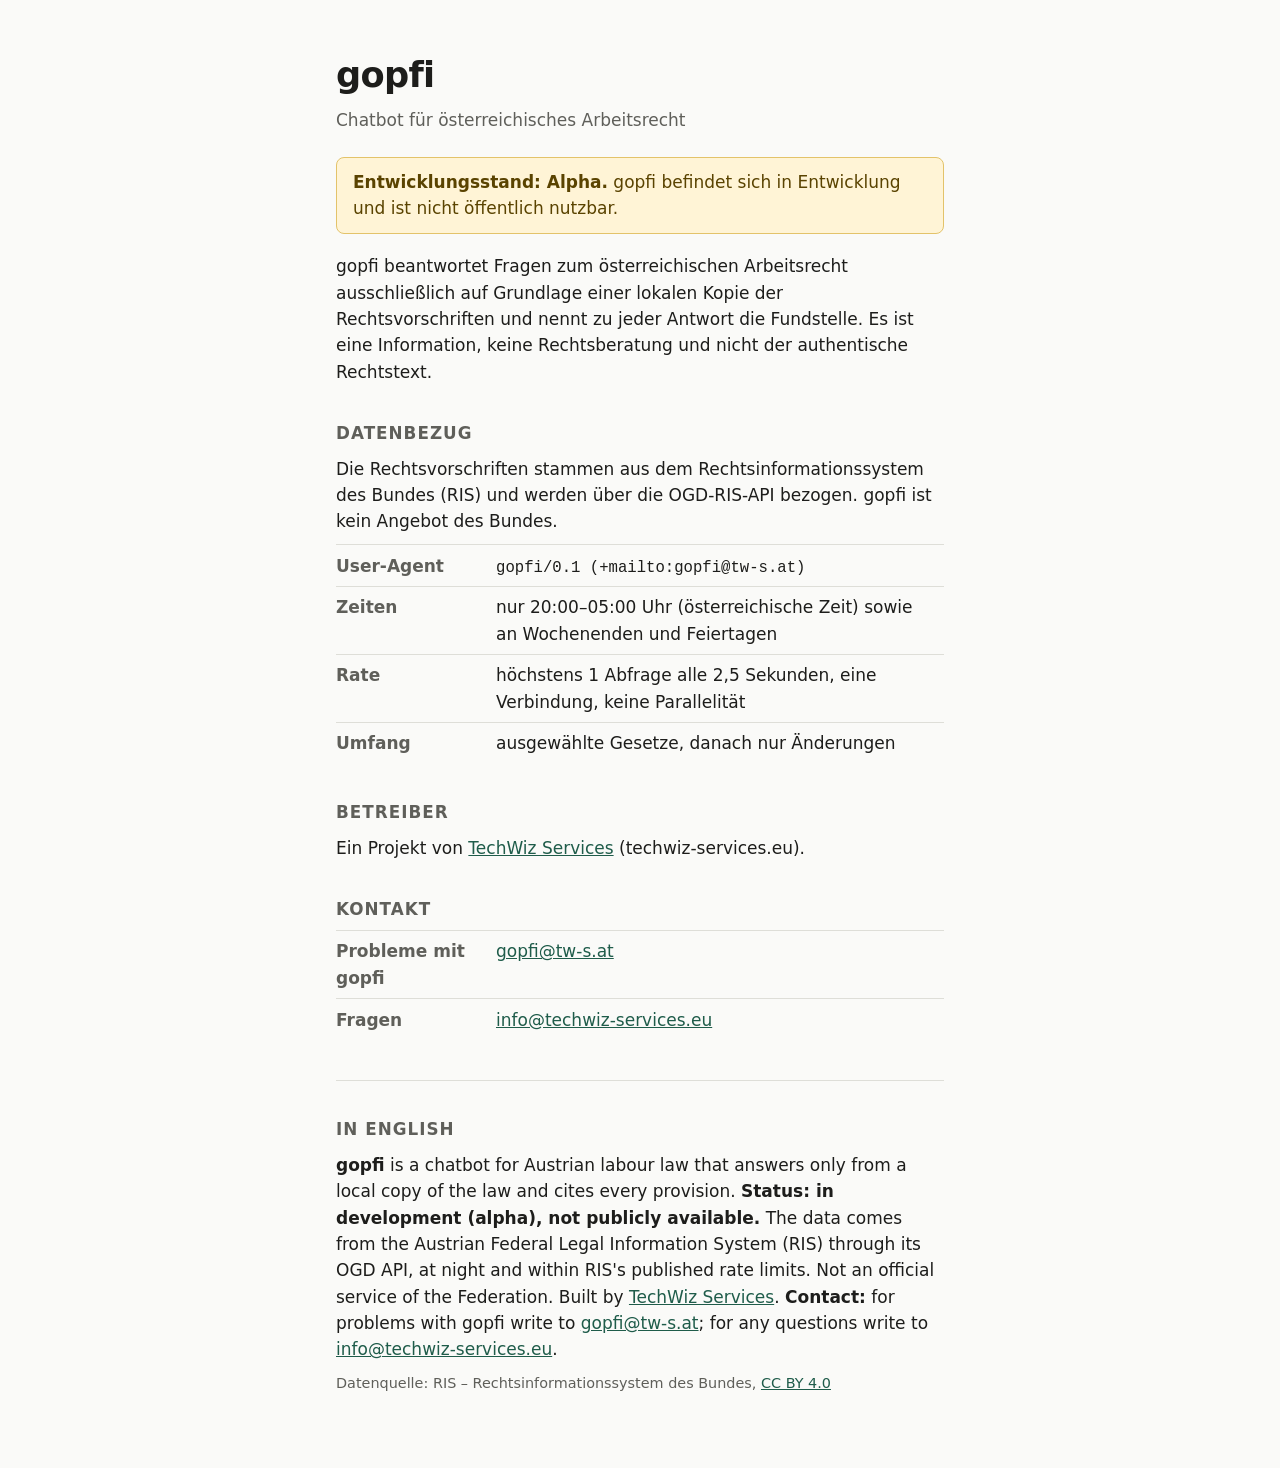
<file: index.html>
<!doctype html>
<html lang="de">
<head>
<meta charset="utf-8">
<meta name="viewport" content="width=device-width, initial-scale=1">
<title>gopfi</title>
<meta name="description" content="gopfi: Chatbot für österreichisches Arbeitsrecht. In Entwicklung (Alpha).">
<style>
  :root {
    --bg: #fafaf8; --fg: #1d1d1b; --muted: #5f5f5a; --line: #deded8;
    --accent: #1f5c4a; --warn-bg: #fff4d6; --warn-line: #e3c36a; --warn-fg: #5a4300;
  }
  @media (prefers-color-scheme: dark) {
    :root {
      --bg: #151614; --fg: #ecece8; --muted: #a2a29a; --line: #2f302c;
      --accent: #7cc4aa; --warn-bg: #2d2610; --warn-line: #7a6525; --warn-fg: #f0dca0;
    }
  }
  * { box-sizing: border-box; }
  body {
    margin: 0; background: var(--bg); color: var(--fg);
    font: 17px/1.55 system-ui, -apple-system, "Segoe UI", Roboto, sans-serif;
  }
  main { max-width: 40rem; margin: 0 auto; padding: 3rem 16px 4rem; }
  h1 { font-size: 2.2rem; margin: 0 0 .25rem; letter-spacing: -.02em; }
  h2 { font-size: 1.05rem; margin: 2.2rem 0 .5rem; text-transform: uppercase; letter-spacing: .06em; color: var(--muted); }
  p { margin: .6rem 0; }
  a { color: var(--accent); }
  .tag { color: var(--muted); margin: 0 0 1.5rem; }
  .notice {
    background: var(--warn-bg); border: 1px solid var(--warn-line); color: var(--warn-fg);
    border-radius: 8px; padding: .7rem 1rem; margin: 1.2rem 0;
  }
  table { border-collapse: collapse; width: 100%; margin: .5rem 0; }
  th, td { text-align: left; vertical-align: top; padding: .45rem .6rem .45rem 0; border-top: 1px solid var(--line); }
  th { width: 10rem; font-weight: 600; color: var(--muted); }
  code { font: .92em ui-monospace, SFMono-Regular, Menlo, Consolas, monospace; overflow-wrap: anywhere; }
  hr { border: 0; border-top: 1px solid var(--line); margin: 2.5rem 0 1.5rem; }
  footer { color: var(--muted); font-size: .9rem; }
</style>
</head>
<body>
<main>
  <h1>gopfi</h1>
  <p class="tag">Chatbot für österreichisches Arbeitsrecht</p>

  <div class="notice"><strong>Entwicklungsstand: Alpha.</strong> gopfi befindet sich in Entwicklung und ist nicht öffentlich nutzbar.</div>

  <p>gopfi beantwortet Fragen zum österreichischen Arbeitsrecht ausschließlich auf Grundlage einer lokalen Kopie der Rechtsvorschriften und nennt zu jeder Antwort die Fundstelle. Es ist eine Information, keine Rechtsberatung und nicht der authentische Rechtstext.</p>

  <h2>Datenbezug</h2>
  <p>Die Rechtsvorschriften stammen aus dem Rechtsinformationssystem des Bundes (RIS) und werden über die OGD-RIS-API bezogen. gopfi ist kein Angebot des Bundes.</p>
  <table>
    <tr><th>User-Agent</th><td><code>gopfi/0.1 (+mailto:gopfi@tw-s.at)</code></td></tr>
    <tr><th>Zeiten</th><td>nur 20:00–05:00 Uhr (österreichische Zeit) sowie an Wochenenden und Feiertagen</td></tr>
    <tr><th>Rate</th><td>höchstens 1 Abfrage alle 2,5 Sekunden, eine Verbindung, keine Parallelität</td></tr>
    <tr><th>Umfang</th><td>ausgewählte Gesetze, danach nur Änderungen</td></tr>
  </table>

  <h2>Betreiber</h2>
  <p>Ein Projekt von <a href="https://techwiz-services.eu">TechWiz Services</a> (techwiz-services.eu).</p>

  <h2>Kontakt</h2>
  <table>
    <tr><th>Probleme mit gopfi</th><td><a href="mailto:gopfi@tw-s.at">gopfi@tw-s.at</a></td></tr>
    <tr><th>Fragen</th><td><a href="mailto:info@techwiz-services.eu">info@techwiz-services.eu</a></td></tr>
  </table>

  <hr>
  <h2>In English</h2>
  <p><strong>gopfi</strong> is a chatbot for Austrian labour law that answers only from a local copy of the law and cites every provision. <strong>Status: in development (alpha), not publicly available.</strong> The data comes from the Austrian Federal Legal Information System (RIS) through its OGD API, at night and within RIS's published rate limits. Not an official service of the Federation. Built by <a href="https://techwiz-services.eu">TechWiz Services</a>. <strong>Contact:</strong> for problems with gopfi write to <a href="mailto:gopfi@tw-s.at">gopfi@tw-s.at</a>; for any questions write to <a href="mailto:info@techwiz-services.eu">info@techwiz-services.eu</a>.</p>

  <footer>
    <p>Datenquelle: RIS – Rechtsinformationssystem des Bundes, <a href="https://creativecommons.org/licenses/by/4.0/deed.de">CC BY 4.0</a></p>
  </footer>
</main>
</body>
</html>
</file>
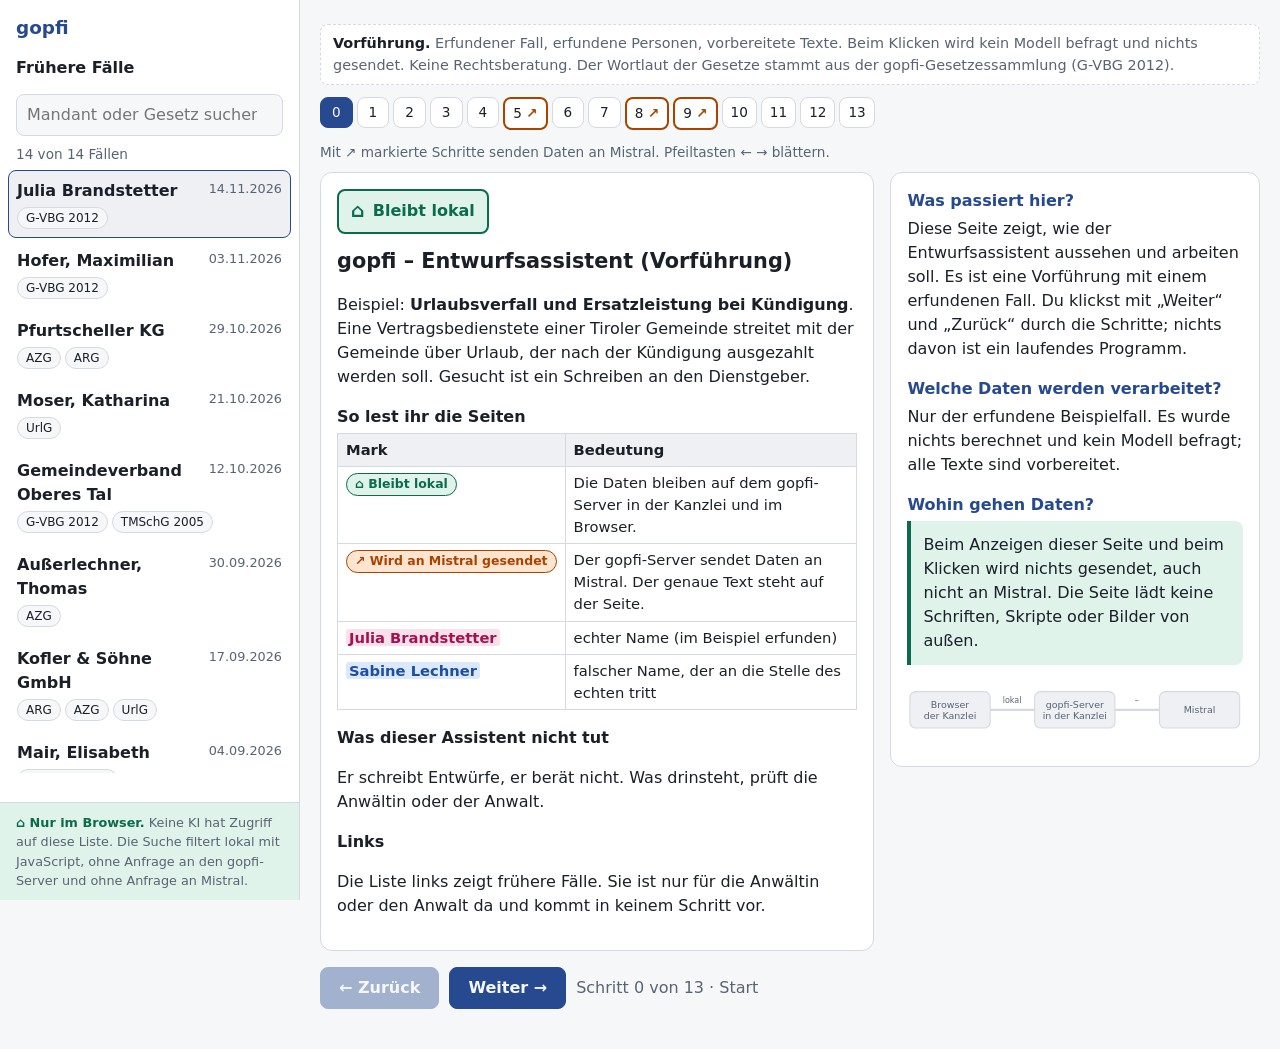
<file: showcase/index.html>
<!doctype html>
<html lang="de">
<head>
<meta charset="utf-8">
<meta name="viewport" content="width=device-width, initial-scale=1">
<meta name="referrer" content="no-referrer">
<meta name="robots" content="noindex, nofollow">
<title>gopfi Showcase</title>
<link rel="stylesheet" href="style.css">
</head>
<body>
<div class="app">
  <aside class="side" id="side" aria-label="Frühere Fälle">
    <div class="brand">gopfi</div>
    <h2>Frühere Fälle</h2>
    <div class="search">
      <input id="q" type="search" placeholder="Mandant oder Gesetz suchen …" aria-label="Fälle durchsuchen" autocomplete="off" spellcheck="false">
    </div>
    <div class="count" id="count" aria-live="polite"></div>
    <ul class="cases" id="cases"></ul>
    <div class="cnote" id="cnote" aria-live="polite"></div>
    <div class="sidefoot">
      <strong>⌂ Nur im Browser.</strong> Keine KI hat Zugriff auf diese Liste. Die Suche filtert lokal mit JavaScript, ohne Anfrage an den gopfi-Server und ohne Anfrage an Mistral.
    </div>
  </aside>

  <main class="main" id="main">
    <div class="topline">
      <button class="menu-btn" id="menu" aria-controls="side" aria-expanded="false">☰ Fälle</button>
    </div>
    <div class="banner">
      <strong>Vorführung.</strong> Erfundener Fall, erfundene Personen, vorbereitete Texte. Beim Klicken wird kein Modell befragt und nichts gesendet. Keine Rechtsberatung. Der Wortlaut der Gesetze stammt aus der gopfi-Gesetzessammlung (G-VBG 2012).
    </div>
    <ol class="steps" id="steps" aria-label="Schritte"></ol>
    <p class="legend">Mit ↗ markierte Schritte senden Daten an Mistral. Pfeiltasten ← → blättern.</p>
    <div id="view"></div>
  </main>
</div>
<noscript><p style="padding:16px">Diese Seite braucht JavaScript.</p></noscript>
<script src="laws.js"></script>
<script src="data.js"></script>
<script src="app.js"></script>
</body>
</html>
</file>
<file: showcase/style.css>
/* Showcase styles. No external fonts, images or scripts. */
:root {
  --bg: #f6f7f9;
  --panel: #ffffff;
  --panel2: #eef0f4;
  --text: #1b1f27;
  --muted: #5a6372;
  --border: #d5d9e1;
  --accent: #26498f;
  --local: #0b6b4d;
  --local-bg: #dff3ea;
  --send: #a84300;
  --send-bg: #ffe4cf;
  --real: #a1124f;
  --real-bg: #fbe0ec;
  --fake: #1b4fa3;
  --fake-bg: #dce8fb;
  --fill-bg: #e8f1d6;
  --ok: #0b6b4d;
  --partial: #8a6100;
  --none: #a3191a;
  --apply: #4b3a9a;
  --focus: #1b4fa3;
}
@media (prefers-color-scheme: dark) {
  :root {
    --bg: #12151b;
    --panel: #1b2029;
    --panel2: #242a35;
    --text: #e8ebf1;
    --muted: #a3acbb;
    --border: #38404e;
    --accent: #8fb0f0;
    --local: #62d3a6;
    --local-bg: #123a2c;
    --send: #ffa766;
    --send-bg: #4a2509;
    --real: #ff8fbd;
    --real-bg: #4a1330;
    --fake: #8fb8ff;
    --fake-bg: #14315e;
    --fill-bg: #2c3a14;
    --ok: #62d3a6;
    --partial: #f0c15a;
    --none: #ff8a8c;
    --apply: #b7a8ff;
    --focus: #8fb8ff;
  }
}
* { box-sizing: border-box; }
html, body { height: 100%; }
body {
  margin: 0; background: var(--bg); color: var(--text);
  font: 16px/1.5 system-ui, -apple-system, "Segoe UI", Roboto, sans-serif;
}
button, input { font: inherit; color: inherit; }
:focus-visible { outline: 3px solid var(--focus); outline-offset: 2px; }
.app { display: grid; grid-template-columns: 300px 1fr; min-height: 100vh; }

/* Sidebar */
.side {
  background: var(--panel); border-right: 1px solid var(--border);
  display: flex; flex-direction: column; height: 100vh; position: sticky; top: 0;
}
.side h2 { margin: 0; font-size: 1rem; padding: 14px 16px 6px; }
.brand { padding: 14px 16px 0; font-weight: 700; font-size: 1.15rem; color: var(--accent); }
.search { padding: 8px 16px; }
.search input {
  width: 100%; padding: 8px 10px; border: 1px solid var(--border); border-radius: 8px;
  background: var(--bg);
}
.count { padding: 0 16px 6px; color: var(--muted); font-size: .85rem; }
.cases { list-style: none; margin: 0; padding: 0 8px; overflow-y: auto; flex: 1; }
.case {
  display: block; width: 100%; text-align: left; background: none; border: 1px solid transparent;
  border-radius: 8px; padding: 8px; margin-bottom: 2px; cursor: pointer;
}
.case:hover { background: var(--panel2); }
.case.current { background: var(--panel2); border-color: var(--accent); }
.case .cname { font-weight: 600; display: flex; justify-content: space-between; gap: 8px; }
.case .cdate { color: var(--muted); font-size: .8rem; font-weight: 400; white-space: nowrap; }
.tags { display: flex; flex-wrap: wrap; gap: 4px; margin-top: 4px; }
.tag {
  font-size: .75rem; padding: 1px 8px; border-radius: 999px; border: 1px solid var(--border);
  background: var(--bg); color: var(--text); cursor: pointer;
}
.tag:hover { border-color: var(--accent); }
mark { background: #ffe58a; color: #1b1f27; border-radius: 2px; }
.cnote { margin: 6px 16px; font-size: .85rem; color: var(--muted); min-height: 1.3em; }
.sidefoot {
  border-top: 1px solid var(--border); padding: 10px 16px; font-size: .8rem; color: var(--muted);
  background: var(--local-bg);
}
.sidefoot strong { color: var(--local); }
.empty { padding: 12px 16px; color: var(--muted); }

/* Main */
.main { min-width: 0; padding: 0 20px 40px; }
.banner {
  margin: 12px 0 0; padding: 8px 12px; border: 1px dashed var(--border); border-radius: 8px;
  background: var(--panel); font-size: .9rem; color: var(--muted);
}
.banner strong { color: var(--text); }
.topline { display: flex; align-items: center; gap: 10px; margin-top: 12px; }
.menu-btn { display: none; }
.steps {
  display: flex; gap: 4px; flex-wrap: wrap; margin: 12px 0; padding: 0; list-style: none;
}
.steps button {
  border: 1px solid var(--border); background: var(--panel); border-radius: 8px;
  padding: 4px 8px; cursor: pointer; font-size: .85rem; min-width: 2.4em;
}
.steps button[aria-current="step"] { background: var(--accent); color: var(--bg); border-color: var(--accent); }
.steps button.send { border-color: var(--send); border-width: 2px; }
.steps button .mk { color: var(--send); font-weight: 700; }
.steps button[aria-current="step"] .mk { color: var(--bg); }
.legend { font-size: .85rem; color: var(--muted); margin: 0 0 10px; }

.layout { display: grid; grid-template-columns: minmax(0, 3fr) minmax(0, 2fr); gap: 16px; align-items: start; }
.card {
  background: var(--panel); border: 1px solid var(--border); border-radius: 12px; padding: 16px;
}
.card h1 { font-size: 1.3rem; margin: 0 0 10px; }
.card h3 { margin: 16px 0 4px; font-size: 1rem; }
.card h3:first-child { margin-top: 0; }

.badge {
  display: inline-flex; align-items: center; gap: 8px; font-weight: 700; padding: 6px 12px;
  border-radius: 8px; border: 2px solid; margin-bottom: 12px;
}
.badge.local { color: var(--local); background: var(--local-bg); border-color: var(--local); }
.badge.send { color: var(--send); background: var(--send-bg); border-color: var(--send); border-style: dashed; }
.badge .sym { font-size: 1.2em; }

.explain h3 { color: var(--accent); }
.explain .flowbox { border-left: 4px solid var(--local); background: var(--local-bg); padding: 8px 12px; border-radius: 0 8px 8px 0; }
.explain .flowbox.send { border-color: var(--send); background: var(--send-bg); }
.explain p { margin: 4px 0; }

.diagram { margin-top: 12px; }
.diagram svg { width: 100%; height: auto; }
.node rect { fill: var(--panel2); stroke: var(--border); stroke-width: 1.5; }
.node text { fill: var(--muted); font-size: 13px; font-family: inherit; }
.node.on rect { stroke: var(--accent); stroke-width: 3; fill: var(--panel); }
.node.on text { fill: var(--text); font-weight: 700; }
.node.mistral.on rect { stroke: var(--send); }
.hop line { stroke: var(--border); stroke-width: 3; }
.hop text { fill: var(--muted); font-size: 11px; }
.hop.on line { stroke: var(--local); stroke-width: 5; }
.hop.on.send line { stroke: var(--send); stroke-dasharray: 8 5; stroke-width: 5; }
.hop.on text { fill: var(--text); font-weight: 700; }

/* Name colours */
.nm.real { color: var(--real); background: var(--real-bg); border-radius: 3px; padding: 0 3px; font-weight: 600; }
.nm.fake { color: var(--fake); background: var(--fake-bg); border-radius: 3px; padding: 0 3px; font-weight: 600; }
.nm.fill { background: var(--fill-bg); border-radius: 3px; padding: 0 3px; }
.key { font-size: .85rem; color: var(--muted); margin: 0 0 8px; }

/* Content widgets */
table { border-collapse: collapse; width: 100%; font-size: .92rem; }
th, td { border: 1px solid var(--border); padding: 5px 8px; text-align: left; vertical-align: top; }
th { background: var(--panel2); }
.pre { white-space: pre-wrap; font-family: inherit; margin: 0; }
.mono { font-family: ui-monospace, Consolas, monospace; font-size: .8rem; word-break: break-all; }
.box { border: 1px solid var(--border); border-radius: 8px; padding: 10px 12px; background: var(--bg); }
.box.sentbox { border: 2px dashed var(--send); background: var(--send-bg); }
.box.localbox { border: 2px solid var(--local); background: var(--local-bg); }
.box h4 { margin: 0 0 6px; font-size: .95rem; }
.sentbox h4 { color: var(--send); }
.localbox h4 { color: var(--local); }
.pair { display: grid; grid-template-columns: 1fr 1fr; gap: 10px; }
.pair .box { font-size: .88rem; }
.pill {
  display: inline-block; font-size: .78rem; font-weight: 700; padding: 1px 8px; border-radius: 999px;
  border: 1.5px solid; white-space: nowrap;
}
.pill.yes { color: var(--send); border-color: var(--send); background: var(--send-bg); }
.pill.no { color: var(--local); border-color: var(--local); background: var(--local-bg); }
.pill.ok { color: var(--ok); border-color: var(--ok); }
.pill.partial { color: var(--partial); border-color: var(--partial); }
.pill.none { color: var(--none); border-color: var(--none); }
.pill.apply { color: var(--apply); border-color: var(--apply); }
.stmt { border-left: 5px solid; padding: 6px 10px; margin: 8px 0; border-radius: 0 8px 8px 0; background: var(--bg); }
.stmt.ok { border-color: var(--ok); }
.stmt.partial { border-color: var(--partial); }
.stmt.none { border-color: var(--none); }
.stmt.apply { border-color: var(--apply); }
.stmt .note { font-size: .88rem; color: var(--muted); margin-top: 4px; }
.stmt .built { font-size: .8rem; color: var(--muted); font-style: italic; }
.quote { font-size: .88rem; margin-top: 4px; }
.quote q { background: var(--panel2); padding: 0 3px; }
.letter { font-family: Georgia, "Times New Roman", serif; background: var(--bg); border: 1px solid var(--border); border-radius: 8px; padding: 14px 16px; white-space: pre-wrap; }
.letter .sid { font-family: system-ui, sans-serif; font-size: .7rem; vertical-align: super; color: var(--muted); }
.letter .vs.ok { border-bottom: 3px solid var(--ok); }
.letter .vs.partial { border-bottom: 3px solid var(--partial); }
.letter .vs.none { border-bottom: 3px solid var(--none); background: var(--real-bg); }
.letter .vs.apply { border-bottom: 3px solid var(--apply); }
.fieldrow { display: grid; grid-template-columns: 11rem 1fr auto; gap: 8px; padding: 5px 0; border-bottom: 1px solid var(--border); align-items: center; }
.fieldrow .l { color: var(--muted); font-size: .85rem; }
.fieldrow .v { background: var(--panel2); border-radius: 6px; padding: 3px 8px; }
.locked { cursor: not-allowed; }
details summary { cursor: pointer; color: var(--accent); margin-top: 6px; }
details .pre { margin-top: 6px; font-size: .85rem; }
.hits li { margin: 4px 0; }
.hit { display: flex; gap: 8px; align-items: baseline; flex-wrap: wrap; }
.checked { text-decoration: none; }
.gone { opacity: .6; text-decoration: line-through; }
.result { font-weight: 700; padding: 6px 10px; border-radius: 8px; background: var(--local-bg); color: var(--local); border: 2px solid var(--local); display: inline-block; }

.nav { display: flex; gap: 10px; margin-top: 16px; align-items: center; }
.nav button {
  border: 1px solid var(--accent); background: var(--accent); color: var(--bg);
  padding: 8px 18px; border-radius: 8px; cursor: pointer; font-weight: 600;
}
.nav button[disabled] { opacity: .4; cursor: not-allowed; }
.nav .pos { color: var(--muted); }

@media (max-width: 1100px) {
  .layout { grid-template-columns: 1fr; }
  .pair { grid-template-columns: 1fr; }
}
@media (max-width: 800px) {
  .app { grid-template-columns: 1fr; }
  .side { position: fixed; z-index: 10; left: 0; top: 0; width: 86vw; max-width: 320px; transform: translateX(-100%); transition: transform .2s; }
  .side.open { transform: none; box-shadow: 0 0 0 100vmax rgba(0,0,0,.4); }
  .menu-btn { display: inline-block; border: 1px solid var(--border); background: var(--panel); border-radius: 8px; padding: 6px 12px; cursor: pointer; }
  .main { padding: 0 16px 40px; }
  .fieldrow { grid-template-columns: 1fr; }
}
@media (prefers-reduced-motion: reduce) { .side { transition: none; } }
</file>
